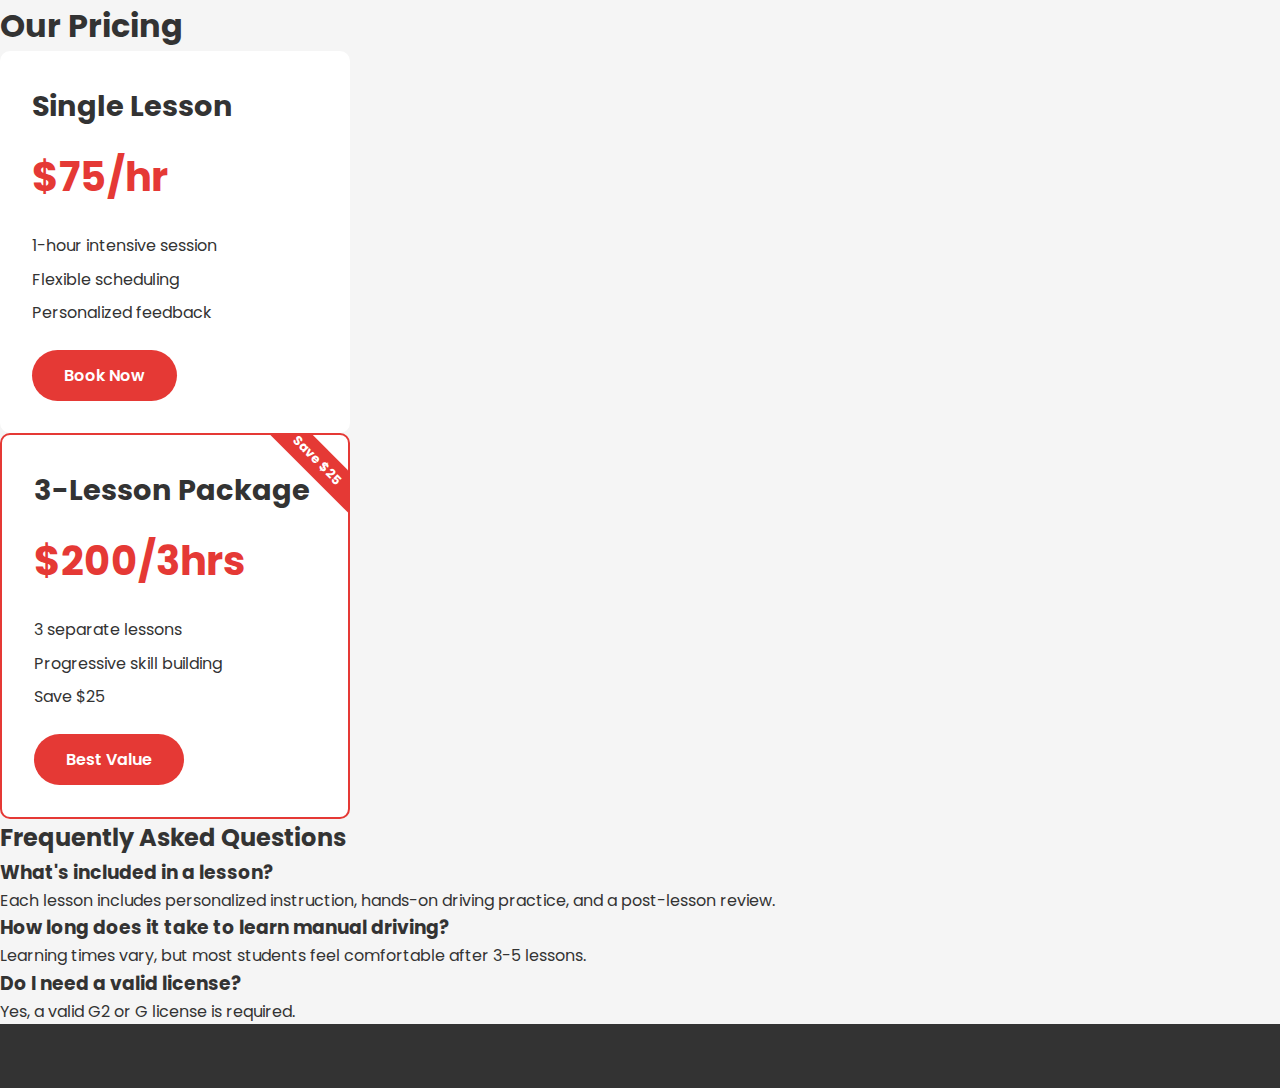
<file: pricing.html>
<!DOCTYPE html>
<html lang="en">
<head>
    <meta charset="UTF-8">
    <meta name="viewport" content="width=device-width, initial-scale=1.0">
    <title>DrivingMan Pricing</title>
    <link rel="stylesheet" href="styles.css">
</head>
<body>
    <header>
        <!-- Include the same header as in the landing page -->
    </header>

    <main>
        <section class="page-header">
            <h1>Our Pricing</h1>
        </section>

        <section class="pricing-plans">
            <div class="pricing-card">
                <h3>Single Lesson</h3>
                <p class="price">$75<span>/hr</span></p>
                <ul>
                    <li>1-hour intensive session</li>
                    <li>Flexible scheduling</li>
                    <li>Personalized feedback</li>
                </ul>
                <a href="#" class="book-button">Book Now</a>
            </div>
            <div class="pricing-card featured">
                <h3>3-Lesson Package</h3>
                <p class="price">$200<span>/3hrs</span></p>
                <ul>
                    <li>3 separate lessons</li>
                    <li>Progressive skill building</li>
                    <li>Save $25</li>
                </ul>
                <a href="#" class="book-button">Best Value</a>
            </div>
        </section>

        <section class="pricing-faq">
            <h2>Frequently Asked Questions</h2>
            <div class="faq-item">
                <h3>What's included in a lesson?</h3>
                <p>Each lesson includes personalized instruction, hands-on driving practice, and a post-lesson review.</p>
            </div>
            <div class="faq-item">
                <h3>How long does it take to learn manual driving?</h3>
                <p>Learning times vary, but most students feel comfortable after 3-5 lessons.</p>
            </div>
            <div class="faq-item">
                <h3>Do I need a valid license?</h3>
                <p>Yes, a valid G2 or G license is required.</p>
            </div>
        </section>
    </main>

    <footer>
        <!-- Include the same footer as in the landing page -->
    </footer>
</body>
</html>
</file>
<file: styles.css>
@import url('https://fonts.googleapis.com/css2?family=Poppins:wght@300;400;600;700&display=swap');

:root {
  --primary-color: #e53935;
  --secondary-color: #333333;
  --background-color: #f5f5f5;
  --text-color: #333333;
  --accent-color: #ff6b6b;
}

* {
  margin: 0;
  padding: 0;
  box-sizing: border-box;
}

body {
  font-family: 'Poppins', sans-serif;
  line-height: 1.6;
  color: var(--text-color);
  background-color: var(--background-color);
}

/* Header and Navigation */
header {
  background-color: white;
  box-shadow: 0 2px 5px rgba(0, 0, 0, 0.1);
  position: fixed;
  width: 100%;
  z-index: 1000;
}

nav {
  display: flex;
  justify-content: space-between;
  align-items: center;
  padding: 1rem 5%;
}

.logo {
  display: flex;
  align-items: center;
}

.logo img {
  height: 40px;
  margin-right: 10px;
}

.logo span {
  font-size: 1.5rem;
  font-weight: 700;
  color: var(--primary-color);
}

nav ul {
  display: flex;
  list-style: none;
}

nav ul li {
  margin-left: 2rem;
}

nav ul li a {
  text-decoration: none;
  color: var(--secondary-color);
  font-weight: 600;
  transition: color 0.3s ease;
}

nav ul li a:hover {
  color: var(--primary-color);
}

/* Hero Section */
.hero {
  display: flex;
  align-items: center;
  justify-content: space-between;
  height: 100vh;
  padding: 0 10%;
  background-color: var(--background-color);
}

.hero-content {
  flex: 1;
  max-width: 500px;
}

.hero h1 {
  font-size: 3.5rem;
  margin-bottom: 1rem;
  color: var(--primary-color);
}

.hero p {
  font-size: 1.2rem;
  margin-bottom: 2rem;
}

.hero-image {
  flex: 1;
  display: flex;
  justify-content: center;
  align-items: center;
  position: relative;
  width: 100%;
}

.hero-image img {
  max-width: 100%;
  height: auto;
  position: absolute;
  transition: transform 0.5s ease-out;
}

.car-scroll-animation {
  transform: translateX(0) rotate(0deg) scale(1);
  transition: transform 0.5s ease-out;
}

.skid-mark {
  position: absolute;
  top: 100%;
  right: 70%;
  rotate: 10deg;
  transform: translateX(100%);
  width: 80%; /* Adjust as needed */
  opacity: 0;
  transition: opacity 0.5s ease-out, transform 0.5s ease-out;
}

.cta-button {
  display: inline-block;
  background-color: var(--primary-color);
  color: white;
  padding: 0.8rem 2rem;
  border-radius: 30px;
  text-decoration: none;
  font-weight: 600;
  transition: background-color 0.3s ease;
}

.cta-button:hover {
  background-color: var(--accent-color);
}

/* About Section */
.about {
  padding: 5rem 10%;
  text-align: center;
}

.about h2 {
  font-size: 2.5rem;
  margin-bottom: 3rem;
  color: var(--secondary-color);
}

.features {
  display: flex;
  justify-content: space-around;
  flex-wrap: wrap;
}

.feature {
  flex-basis: calc(33.333% - 2rem);
  margin-bottom: 2rem;
}

.feature i {
  font-size: 3rem;
  color: var(--primary-color);
  margin-bottom: 1rem;
}

.feature h3 {
  font-size: 1.5rem;
  margin-bottom: 1rem;
}

/* Compare Features Section */
.compare-features {
  padding: 5rem 10%;
  background-color: white;
  text-align: center;
}

.compare-features h2 {
  font-size: 2.5rem;
  margin-bottom: 3rem;
  color: var(--secondary-color);
}

.feature-grid {
  display: grid;
  grid-template-columns: repeat(auto-fit, minmax(250px, 1fr));
  gap: 2rem;
}

.feature-item {
  background-color: var(--background-color);
  border-radius: 10px;
  padding: 2rem;
  text-align: center;
  transition: transform 0.3s ease, box-shadow 0.3s ease;
}

.feature-item:hover {
  transform: translateY(-10px);
  box-shadow: 0 10px 20px rgba(0, 0, 0, 0.1);
}

.feature-item i {
  font-size: 3rem;
  color: var(--primary-color);
  margin-bottom: 1rem;
}

.feature-item h3 {
  font-size: 1.5rem;
  margin-bottom: 1rem;
  color: var(--secondary-color);
}

/* Pricing Section */
.pricing {
  background-color: var(--background-color);
  padding: 5rem 10%;
  text-align: center;
}

.pricing h2 {
  font-size: 2.5rem;
  margin-bottom: 3rem;
  color: var(--secondary-color);
}

.pricing-cards {
  display: flex;
  justify-content: center;
  gap: 2rem;
}

.pricing-card {
  background-color: white;
  border-radius: 10px;
  padding: 2rem;
  flex-basis: calc(50% - 1rem);
  max-width: 350px;
  transition: transform 0.3s ease, box-shadow 0.3s ease;
}

.pricing-card:hover {
  transform: translateY(-10px);
  box-shadow: 0 10px 20px rgba(0, 0, 0, 0.1);
}

.pricing-card.featured {
  border: 2px solid var(--primary-color);
  position: relative;
  overflow: hidden;
}

.pricing-card h3 {
  font-size: 1.8rem;
  margin-bottom: 1rem;
}

.price {
  font-size: 2.5rem;
  font-weight: 700;
  color: var(--primary-color);
  margin-bottom: 1.5rem;
}

.pricing-card ul {
  list-style: none;
  margin-bottom: 1.5rem;
}

.pricing-card ul li {
  margin-bottom: 0.5rem;
  text-align: left;
}

.book-button {
  display: inline-block;
  background-color: var(--primary-color);
  color: white;
  padding: 0.8rem 2rem;
  border-radius: 30px;
  text-decoration: none;
  font-weight: 600;
  transition: background-color 0.3s ease;
}

.book-button:hover {
  background-color: var(--accent-color);
}

.pricing-card.featured::after {
  content: "Save $25";
  position: absolute;
  top: 10px;
  right: -30px;
  background-color: var(--primary-color);
  color: white;
  padding: 5px 30px;
  transform: rotate(45deg);
  font-size: 0.8rem;
  font-weight: bold;
}
  
  /* FAQ Section */
  .faq-section {
    padding: 5rem 10%;
    background-color: white;
    text-align: center;
  }
  
  .faq-section h2 {
    font-size: 2.5rem;
    margin-bottom: 3rem;
    color: var(--secondary-color);
  }
  
  .faq {
    background-color: var(--background-color);
    border-radius: 10px;
    padding: 1.5rem;
    margin-bottom: 1.5rem;
    text-align: left;
    transition: box-shadow 0.3s ease;
  }
  
  .faq:hover {
    box-shadow: 0 5px 15px rgba(0, 0, 0, 0.1);
  }
  
  .faq-title {
    font-size: 1.2rem;
    font-weight: 600;
    color: var(--primary-color);
    cursor: pointer;
    display: flex;
    justify-content: space-between;
    align-items: center;
  }
  
  .faq-content {
    font-size: 1rem;
    color: var(--text-color);
    margin-top: 1rem;
  }
  
  .faq.active .faq-content {
    display: block;
  }
  
  /* Location Section */
  .location-section {
    display: flex;
    justify-content: space-between;
    align-items: center;
    padding: 5rem 10%;
    background-color: var(--background-color);
  }
  
  .location-section .text {
    flex-basis: 40%;
    padding-right: 2rem;
  }
  
  .location-section h2 {
    font-size: 2.5rem;
    color: var(--secondary-color);
    margin-bottom: 1.5rem;
  }
  
  .location-section p {
    font-size: 1.2rem;
    line-height: 1.6;
    color: var(--text-color);
  }
  
  .location-section .map {
    flex-basis: 55%;
  }
  
  .location-section iframe {
    width: 100%;
    height: 400px;
    border-radius: 10px;
    box-shadow: 0 5px 15px rgba(0, 0, 0, 0.1);
  }
  
  /* Contact Section */
  .contact {
    background-color: white;
    padding: 5rem 10%;
    text-align: center;
  }
  
  .contact h2 {
    font-size: 2.5rem;
    margin-bottom: 3rem;
    color: var(--secondary-color);
  }
  
  form {
    max-width: 600px;
    margin: 0 auto;
  }
  
  form label {
    display: block;
    margin-bottom: 1rem;
    font-size: 1.2rem;
    color: var(--secondary-color);
    text-align: left;
  }
  
  form input,
  form textarea {
    width: 100%;
    padding: 1rem;
    margin-top: 0.5rem;
    margin-bottom: 1rem;
    border: 1px solid #ddd;
    border-radius: 5px;
    font-family: 'Poppins', sans-serif;
  }
  
  form textarea {
    height: 150px;
  }
  
  .submit-button {
    background-color: var(--primary-color);
    color: white;
    border: none;
    padding: 1rem 2rem;
    border-radius: 30px;
    cursor: pointer;
    font-weight: 600;
    transition: background-color 0.3s ease;
  }
  
  .submit-button:hover {
    background-color: var(--accent-color);
  }
  
  /* Footer */
  footer {
    background-color: var(--secondary-color);
    color: white;
    padding: 3rem 10% 1rem;
  }
  
  .footer-content {
    display: flex;
    justify-content: space-between;
    flex-wrap: wrap;
    margin-bottom: 2rem;
  }
  
  .footer-section {
    flex-basis: calc(33.333% - 2rem);
    margin-bottom: 2rem;
  }
  
  .footer-section h3 {
    font-size: 1.5rem;
    margin-bottom: 1rem;
  }
  
  .footer-section ul {
    list-style: none;
  }
  
  .footer-section ul li {
    margin-bottom: 0.5rem;
  }
  
  .footer-section ul li a {
    color: white;
    text-decoration: none;
    transition: color 0.3s ease;
  }
  
  .footer-section ul li a:hover {
    color: var(--accent-color);
  }
  
  .footer-bottom {
    text-align: center;
    padding-top: 1rem;
    border-top: 1px solid rgba(255, 255, 255, 0.1);
  }
  
  /* Reviews Page */
  .reviews-container {
    padding: 5rem 10%;
    background-color: var(--background-color);
  }
  
  .reviews-container h1 {
    font-size: 2.5rem;
    color: var(--secondary-color);
    text-align: center;
    margin-bottom: 3rem;
  }
  
  .google-form-container {
    max-width: 800px;
    margin: 0 auto;
    background-color: white;
    border-radius: 10px;
    box-shadow: 0 5px 15px rgba(0, 0, 0, 0.1);
    overflow: hidden;
  }
  
  .google-form-container iframe {
    width: 100%;
    height: 800px;
    border: none;
  }

  /* Hide the header */
.hide-header {
    transform: translateY(-100%);
    transition: transform 0.3s ease;
  }
  
  /* Add a transition for a smooth effect */
  header {
    transition: transform 0.3s ease;
  }
  
  
  /* Responsive Design */
  @media (max-width: 768px) {
    
    nav {
      flex-direction: column;
    }
  
    nav ul {
      margin-top: 1rem;
    }
  
    nav ul li {
      margin-left: 1rem;
      margin-right: 1rem;
    }
  
    .hero {
      flex-direction: column;
      height: auto;
      padding-top: 100px;
    }
  
    .hero-content,
    .hero-image {
      flex: 1;
      max-width: 100%;
      margin-bottom: 2rem;
    }
  
    .feature {
      flex-basis: 100%;
    }
  
    .pricing-cards {
      flex-direction: column;
      align-items: center;
    }
  
    .pricing-card {
      flex-basis: 100%;
      margin-bottom: 2rem;
    }
  
    .location-section {
      flex-direction: column;
    }
  
    .location-section .text,
    .location-section .map {
      flex-basis: 100%;
      margin-bottom: 2rem;
    }
  
    .footer-section {
      flex-basis: 100%;
    }
  }
</file>
